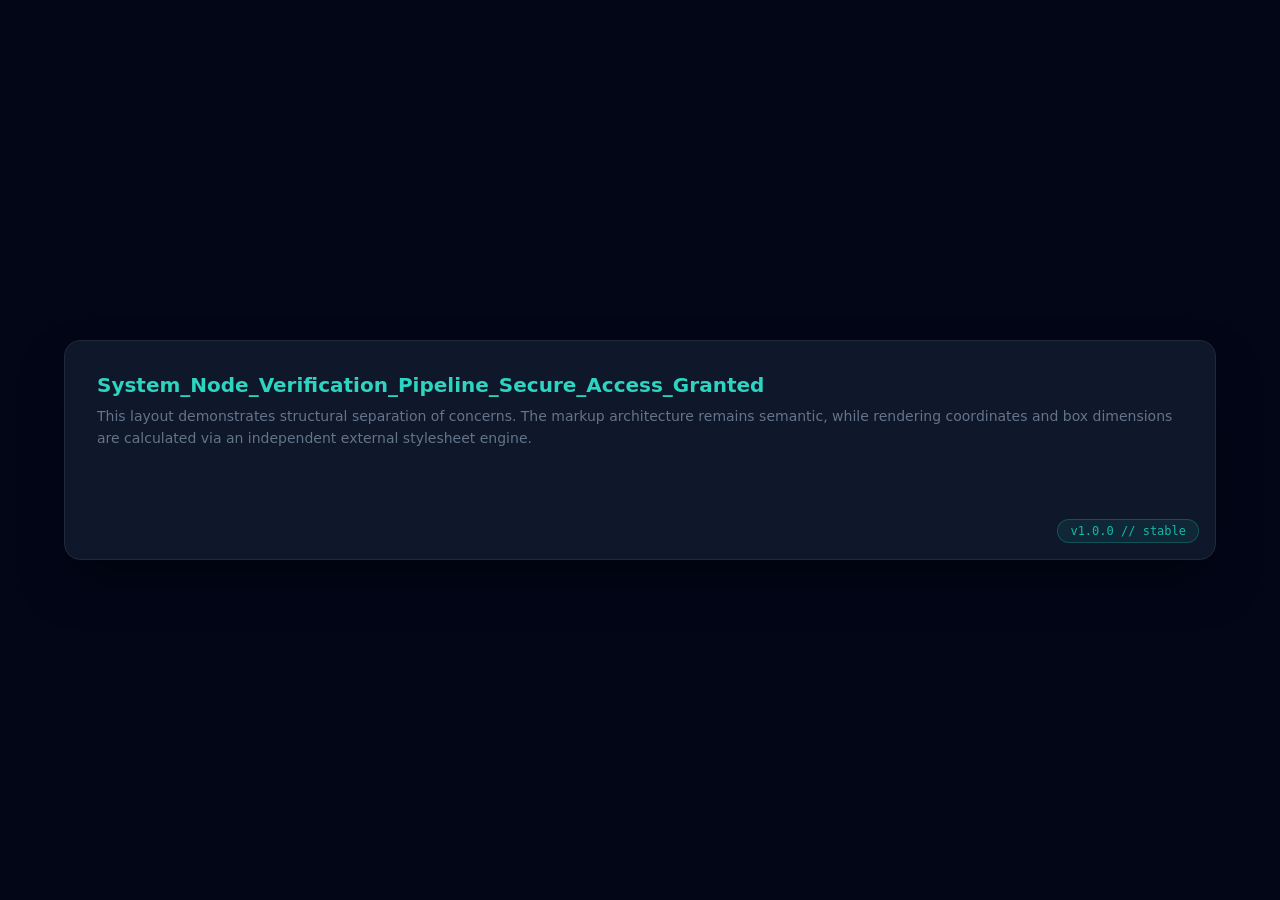
<file: MONTH-01 FOLDER/DAY-13/index.html>
<!DOCTYPE html>
<html lang="en">
<head>
    <meta charset="UTF-8">
    <meta name="viewport" content="width=device-width, initial-scale=1.0">
    <title>Pure CSS Core Engine Layout | Day 15</title>
    <link rel="stylesheet" href="master_layout.css">
</head>
<body>

    <main class="css-container">

        <article class="parent-card">
            
            <h2 class="text-overflow-handler">
                System_Node_Verification_Pipeline_Secure_Access_Granted
            </h2>
            
            <p style="color: #64748b; font-size: 0.875rem; line-height: 1.6;">
                This layout demonstrates structural separation of concerns. The markup architecture remains semantic, while rendering coordinates and box dimensions are calculated via an independent external stylesheet engine.
            </p>

            <span class="absolute-badge">
                v1.0.0 // stable
            </span>

        </article>

    </main>

</body>
</html>
</file>
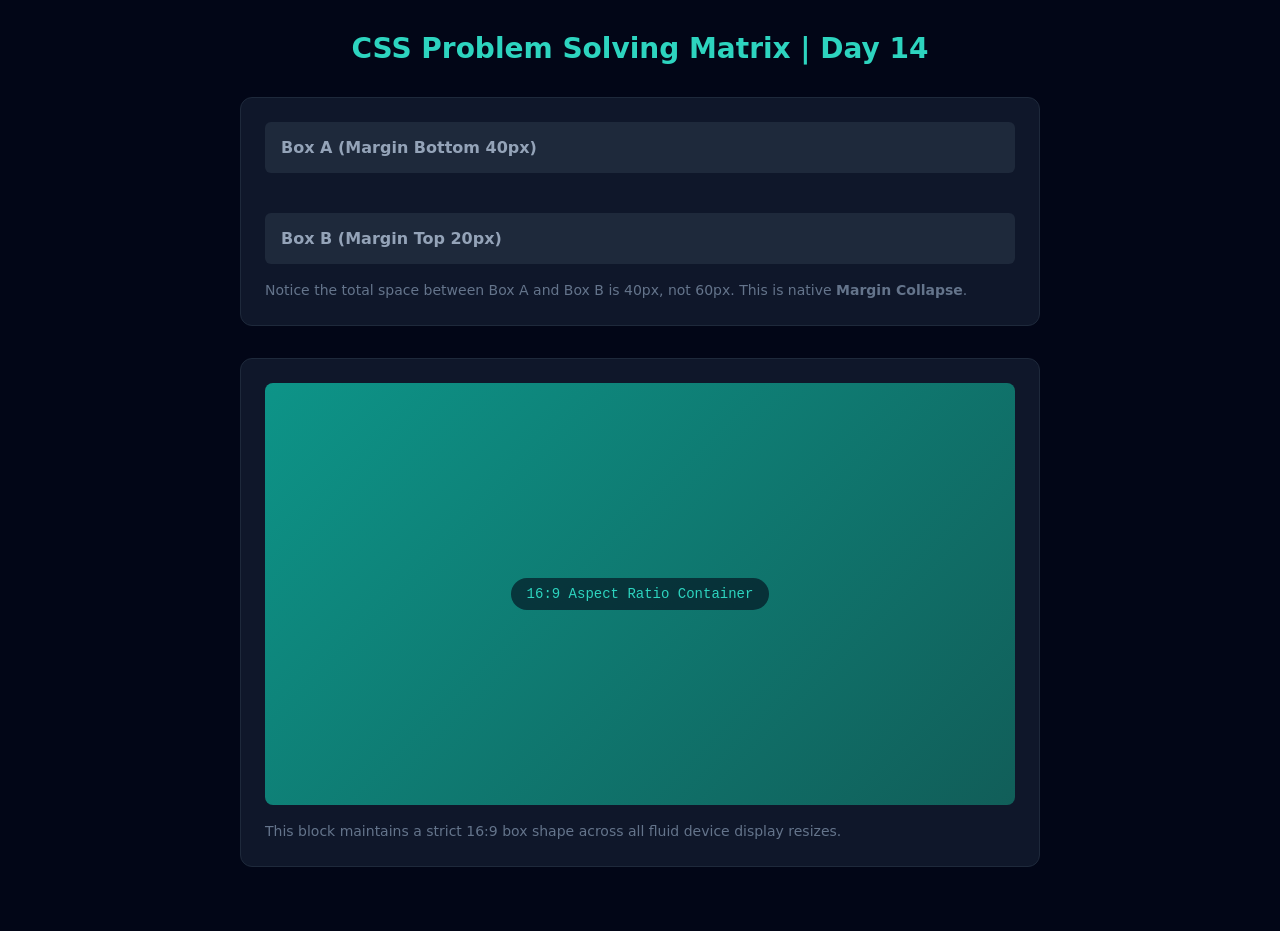
<file: MONTH-01 FOLDER/DAY-14/index.html>
<!DOCTYPE html>
<html lang="en">
<head>
    <meta charset="UTF-8">
    <meta name="viewport" content="width=device-width, initial-scale=1.0">
    <title>Day 14 | Advanced CSS Layout Solutions</title>
    <link rel="stylesheet" href="style.css">
</head>
<body>

    <main class="layout-container">
        <h1 class="main-title">CSS Problem Solving Matrix | Day 14</h1>

        <section class="card-container">
            <div class="collapsing-box margin-bottom-box">Box A (Margin Bottom 40px)</div>
            <div class="collapsing-box margin-top-box">Box B (Margin Top 20px)</div>
            <p class="explanation-text">
                Notice the total space between Box A and Box B is 40px, not 60px. This is native <strong>Margin Collapse</strong>.
            </p>
        </section>

        <section class="card-container">
            <div class="responsive-aspect-box">
                <span class="badge-text">16:9 Aspect Ratio Container</span>
            </div>
            <p class="explanation-text">
                This block maintains a strict 16:9 box shape across all fluid device display resizes.
            </p>
        </section>
    </main>

</body>
</html>
</file>
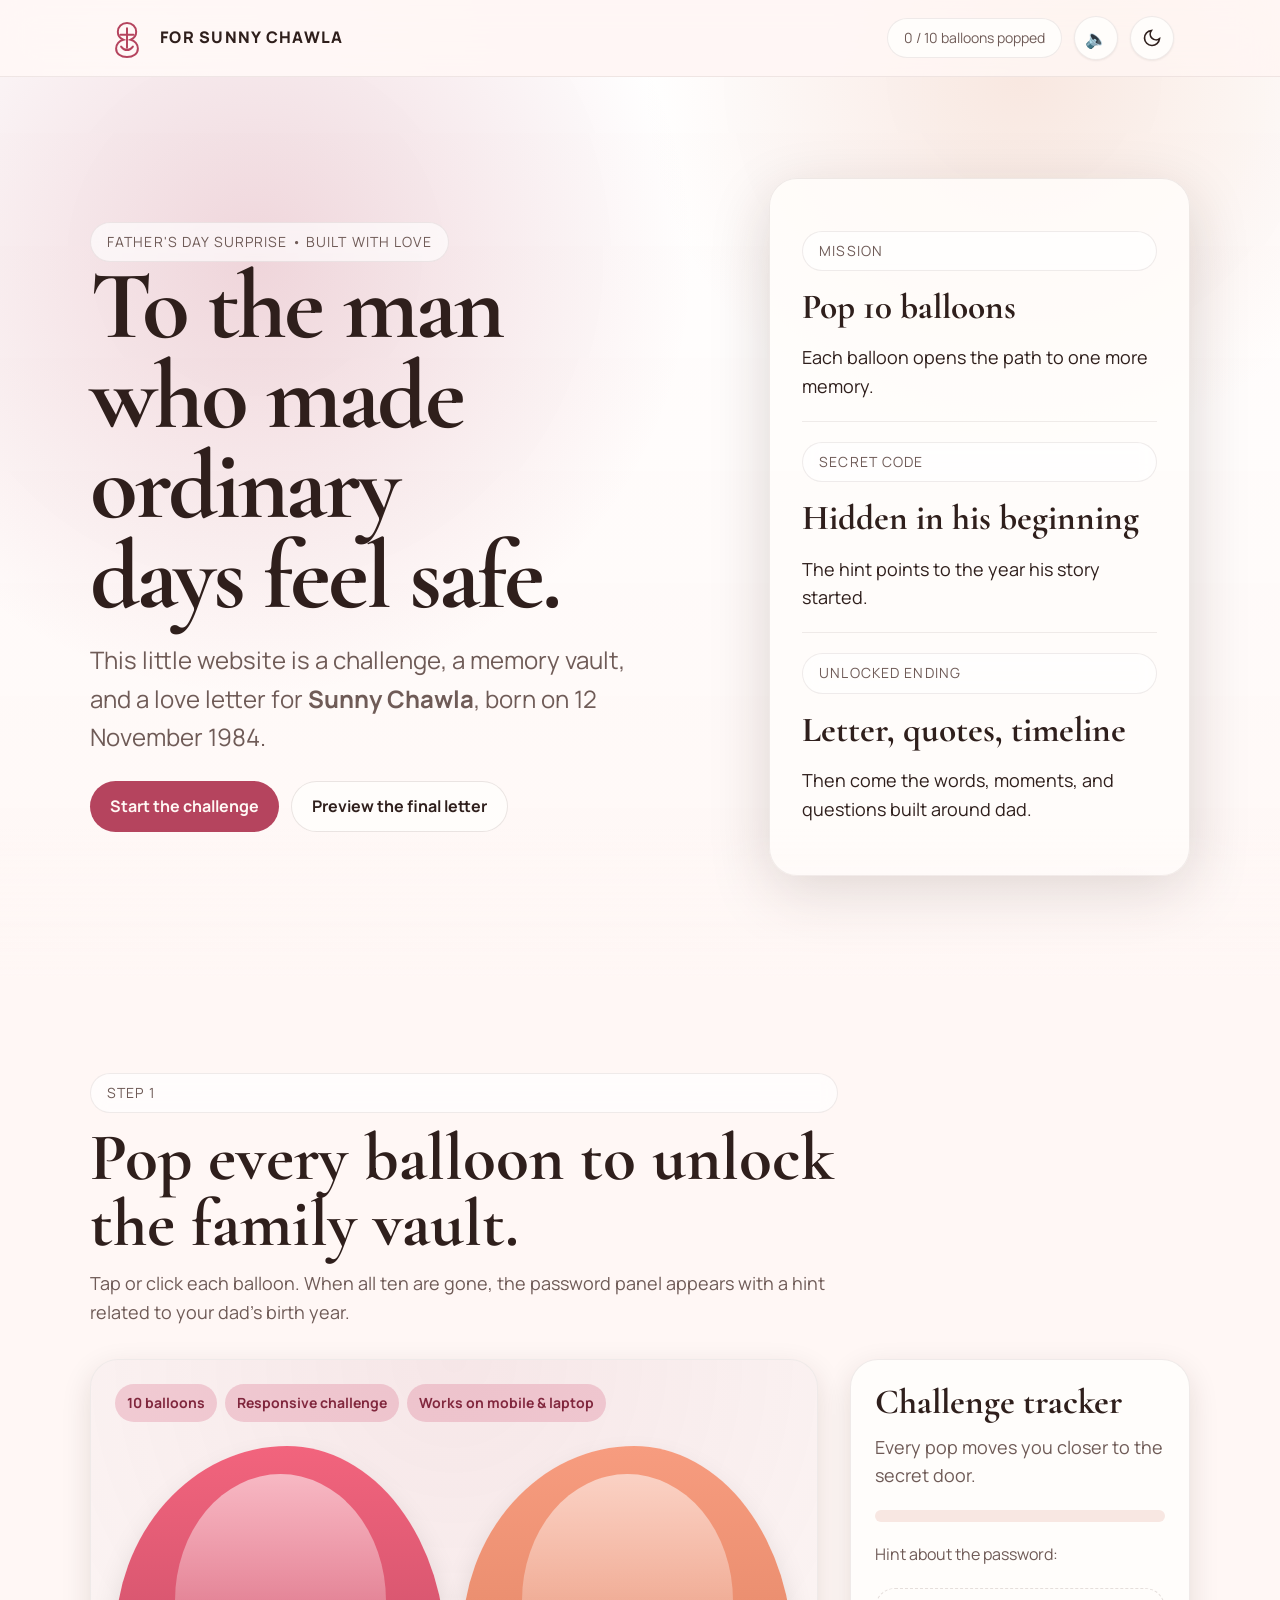
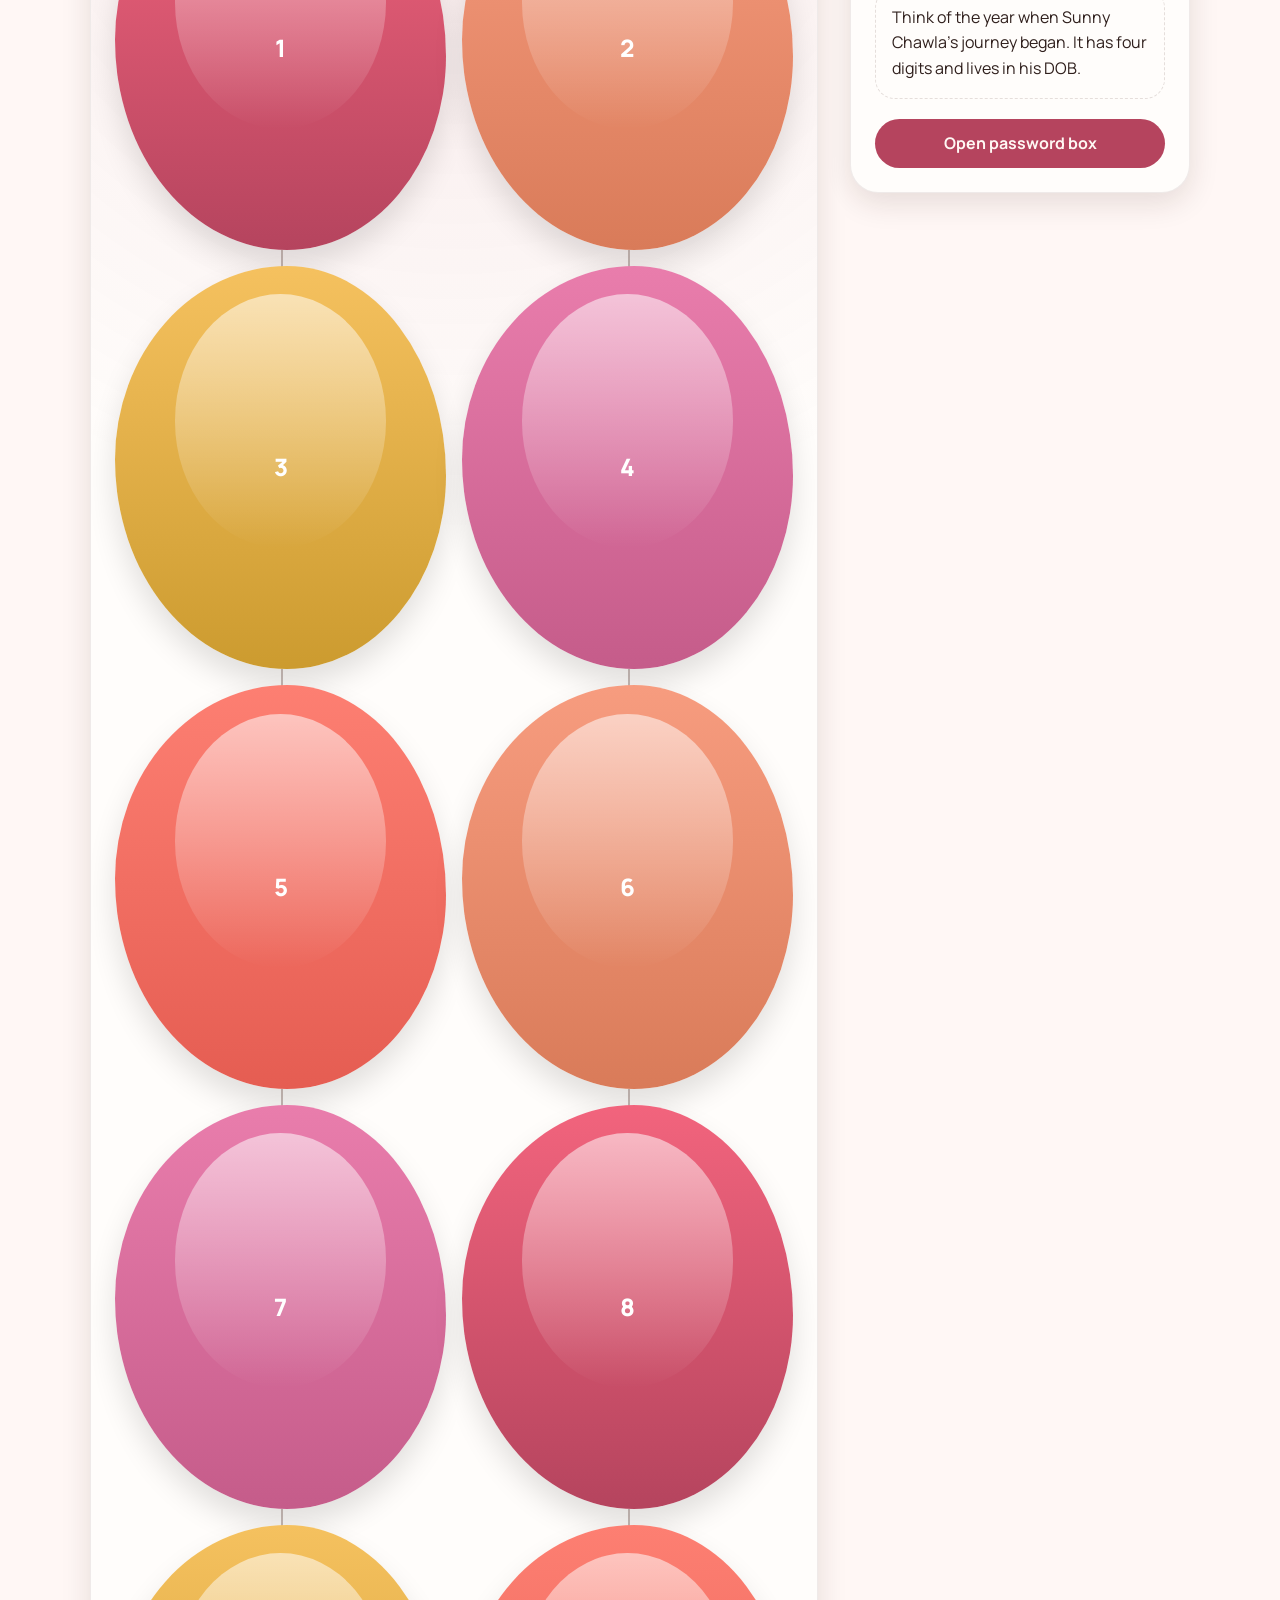
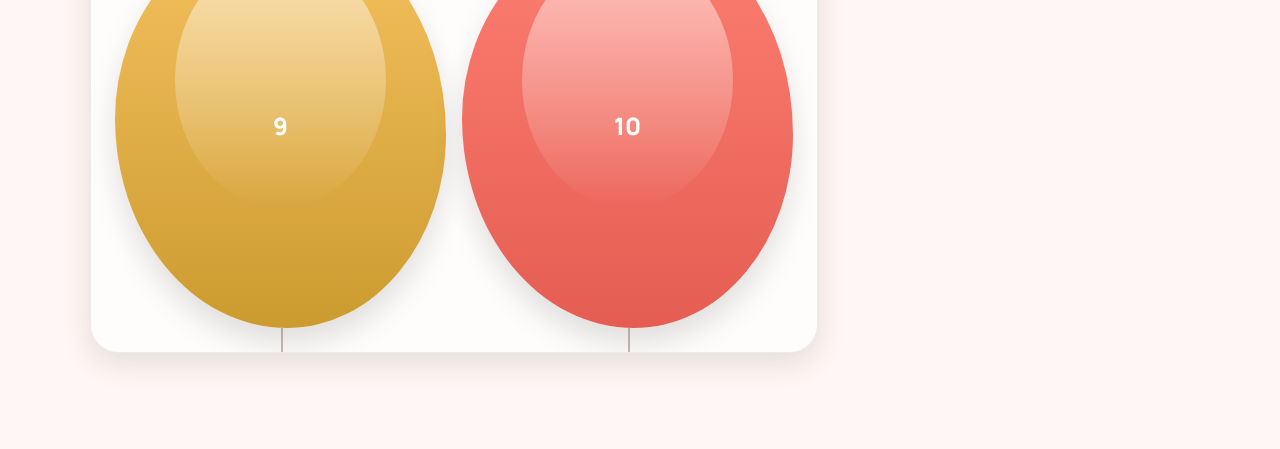
<file: MONTH-01 FOLDER/DAY-39/index.html>
<!DOCTYPE html>
<html lang="en" data-theme="light">
<head>
  <meta charset="UTF-8" />
  <meta name="viewport" content="width=device-width, initial-scale=1.0" />
  <meta name="description" content="A cinematic Father's Day tribute website for Sunny Chawla with a balloon challenge, password reveal, letter, timeline, and family memories." />
  <meta property="og:title" content="Father's Day for Sunny Chawla" />
  <meta property="og:description" content="Pop the balloons, unlock the memory, and celebrate Sunny Chawla." />
  <title>Father's Day for Sunny Chawla</title>
  <link rel="preconnect" href="https://fonts.googleapis.com">
  <link rel="preconnect" href="https://fonts.gstatic.com" crossorigin>
  <link href="https://fonts.googleapis.com/css2?family=Cormorant+Garamond:wght@500;600;700&family=Manrope:wght@400;500;600;700;800&display=swap" rel="stylesheet">
  <style>
    :root, [data-theme="light"] {
      --text-xs: clamp(0.75rem, 0.7rem + 0.25vw, 0.875rem);
      --text-sm: clamp(0.875rem, 0.8rem + 0.35vw, 1rem);
      --text-base: clamp(1rem, 0.95rem + 0.25vw, 1.125rem);
      --text-lg: clamp(1.125rem, 1rem + 0.75vw, 1.5rem);
      --text-xl: clamp(1.5rem, 1.2rem + 1.25vw, 2.25rem);
      --text-2xl: clamp(2rem, 1.2rem + 2.5vw, 3.5rem);
      --text-3xl: clamp(2.5rem, 1rem + 4vw, 5rem);
      --text-hero: clamp(3rem, 0.5rem + 7vw, 7rem);
      --space-1: 0.25rem; --space-2: 0.5rem; --space-3: 0.75rem; --space-4: 1rem; --space-5: 1.25rem; --space-6: 1.5rem; --space-8: 2rem; --space-10: 2.5rem; --space-12: 3rem; --space-16: 4rem; --space-20: 5rem; --space-24: 6rem;
      --color-bg: #fff7f5;
      --color-surface: #fffdfb;
      --color-surface-2: #fff2ef;
      --color-surface-offset: #f8e7e2;
      --color-surface-offset-2: #f1d8d0;
      --color-surface-dynamic: #ebc9c2;
      --color-divider: #e5cfc6;
      --color-border: #dcc0b7;
      --color-text: #2f1f1c;
      --color-text-muted: #6f5b57;
      --color-text-faint: #a18d88;
      --color-text-inverse: #fff8f4;
      --color-primary: #b5445e;
      --color-primary-hover: #97364d;
      --color-primary-active: #7b243a;
      --color-primary-highlight: #f5d4db;
      --color-secondary: #d97b59;
      --color-gold: #cc9b2f;
      --shadow-sm: 0 1px 2px rgba(53, 26, 20, 0.08);
      --shadow-md: 0 10px 30px rgba(53, 26, 20, 0.12);
      --shadow-lg: 0 20px 60px rgba(53, 26, 20, 0.18);
      --radius-sm: 0.375rem; --radius-md: 0.75rem; --radius-lg: 1.25rem; --radius-xl: 1.75rem; --radius-full: 9999px;
      --transition-interactive: 180ms cubic-bezier(0.16, 1, 0.3, 1);
      --font-display: 'Cormorant Garamond', Georgia, serif;
      --font-body: 'Manrope', system-ui, sans-serif;
      --content-default: 1100px;
      --content-narrow: 760px;
      --hero-glow: radial-gradient(circle at 20% 20%, rgba(181, 68, 94, 0.22), transparent 35%), radial-gradient(circle at 80% 0%, rgba(217, 123, 89, 0.18), transparent 28%), linear-gradient(180deg, rgba(255,255,255,0.95), rgba(255,247,245,0.98));
    }

    [data-theme="dark"] {
      --color-bg: #171113;
      --color-surface: #22181b;
      --color-surface-2: #2a1d21;
      --color-surface-offset: #2f2024;
      --color-surface-offset-2: #38262b;
      --color-surface-dynamic: #503038;
      --color-divider: #433136;
      --color-border: #5c444b;
      --color-text: #f6eae6;
      --color-text-muted: #d6bfba;
      --color-text-faint: #a68985;
      --color-text-inverse: #211417;
      --color-primary: #ec7892;
      --color-primary-hover: #ff96ac;
      --color-primary-active: #ffafc0;
      --color-primary-highlight: #4a2f37;
      --color-secondary: #f1a37f;
      --color-gold: #f6c967;
      --shadow-sm: 0 1px 2px rgba(0,0,0,0.2);
      --shadow-md: 0 10px 30px rgba(0,0,0,0.35);
      --shadow-lg: 0 20px 60px rgba(0,0,0,0.45);
      --hero-glow: radial-gradient(circle at 20% 20%, rgba(236, 120, 146, 0.18), transparent 35%), radial-gradient(circle at 80% 0%, rgba(241, 163, 127, 0.16), transparent 28%), linear-gradient(180deg, rgba(23,17,19,0.96), rgba(23,17,19,1));
    }

    *,:before,:after{box-sizing:border-box;margin:0;padding:0}
    html{-webkit-text-size-adjust:none;text-size-adjust:none;scroll-behavior:smooth}
    body{min-height:100dvh;font-family:var(--font-body);font-size:var(--text-base);line-height:1.6;background:var(--color-bg);color:var(--color-text);overflow-x:hidden}
    img,svg,canvas{display:block;max-width:100%}
    button,input,textarea{font:inherit;color:inherit}
    button{border:none;background:none;cursor:pointer}
    a{color:inherit;text-decoration:none}
    :focus-visible{outline:2px solid var(--color-primary);outline-offset:3px}
    .sr-only{position:absolute;width:1px;height:1px;padding:0;margin:-1px;overflow:hidden;clip:rect(0,0,0,0);white-space:nowrap;border:0}

    .skip-link{position:absolute;left:var(--space-4);top:-60px;background:var(--color-primary);color:var(--color-text-inverse);padding:var(--space-3) var(--space-4);border-radius:var(--radius-full);z-index:999}
    .skip-link:focus{top:var(--space-4)}

    .site-shell{position:relative;isolation:isolate}
    .site-shell::before{
      content:"";position:fixed;inset:0;background:
      radial-gradient(circle at 10% 10%, rgba(255,255,255,0.7), transparent 30%),
      radial-gradient(circle at 85% 12%, rgba(204,155,47,0.12), transparent 20%),
      linear-gradient(180deg, transparent, rgba(181,68,94,0.04));
      pointer-events:none;z-index:-1
    }

    .topbar{position:sticky;top:0;z-index:100;background:color-mix(in srgb, var(--color-bg) 78%, transparent);backdrop-filter:blur(18px);border-bottom:1px solid rgba(127,102,96,0.12)}
    .topbar-inner{max-width:var(--content-default);margin:auto;padding:var(--space-4);display:flex;align-items:center;justify-content:space-between;gap:var(--space-4)}
    .brand{display:flex;align-items:center;gap:var(--space-3);font-size:var(--text-sm);font-weight:800;letter-spacing:.08em;text-transform:uppercase}
    .brand svg{width:42px;height:42px;color:var(--color-primary)}
    .top-actions{display:flex;align-items:center;gap:var(--space-3)}
    .icon-btn,.sound-btn{min-width:44px;min-height:44px;display:grid;place-items:center;border-radius:var(--radius-full);background:var(--color-surface);box-shadow:var(--shadow-sm);border:1px solid rgba(127,102,96,0.12);transition:transform var(--transition-interactive), background var(--transition-interactive), box-shadow var(--transition-interactive)}
    .icon-btn:hover,.sound-btn:hover{transform:translateY(-1px);box-shadow:var(--shadow-md)}
    .progress-pill{padding:var(--space-2) var(--space-4);border-radius:var(--radius-full);background:var(--color-surface);border:1px solid rgba(127,102,96,0.12);font-size:var(--text-xs);color:var(--color-text-muted)}

    main{display:block}
    .section{padding:clamp(var(--space-12), 8vw, var(--space-24)) var(--space-4)}
    .container{max-width:var(--content-default);margin:auto}
    .narrow{max-width:var(--content-narrow)}

    .hero{min-height:100dvh;display:grid;place-items:center;background:var(--hero-glow);position:relative;overflow:hidden}
    .hero::after{content:"";position:absolute;inset:auto 0 -8%;height:220px;background:linear-gradient(180deg, transparent, var(--color-bg));pointer-events:none}
    .hero-grid{display:grid;grid-template-columns:1.2fr .8fr;gap:var(--space-12);align-items:center}
    .eyebrow{display:inline-flex;align-items:center;gap:var(--space-2);padding:var(--space-2) var(--space-4);border-radius:var(--radius-full);background:rgba(255,255,255,0.65);border:1px solid rgba(127,102,96,0.12);font-size:var(--text-xs);letter-spacing:.08em;text-transform:uppercase;color:var(--color-text-muted);backdrop-filter:blur(8px)}
    .hero h1{font-family:var(--font-display);font-size:var(--text-hero);line-height:.92;letter-spacing:-.03em;max-width:10ch}
    .hero p{font-size:var(--text-lg);max-width:36ch;color:var(--color-text-muted);margin-top:var(--space-5)}
    .hero-card{padding:var(--space-8);background:color-mix(in srgb, var(--color-surface) 82%, transparent);border:1px solid rgba(127,102,96,0.12);border-radius:var(--radius-xl);box-shadow:var(--shadow-lg);position:relative;overflow:hidden}
    .hero-card::before{content:"";position:absolute;inset:auto -10% -30% auto;width:220px;height:220px;background:radial-gradient(circle, rgba(181,68,94,0.18), transparent 70%)}
    .hero-stat{display:grid;gap:var(--space-2);padding:var(--space-5) 0;border-bottom:1px solid rgba(127,102,96,0.12)}
    .hero-stat:last-child{border-bottom:0}
    .hero-stat strong{font-size:var(--text-xl);font-family:var(--font-display);font-weight:700}
    .cta-row{display:flex;flex-wrap:wrap;gap:var(--space-3);margin-top:var(--space-6)}
    .btn{min-height:48px;padding:var(--space-3) var(--space-5);border-radius:var(--radius-full);display:inline-flex;align-items:center;justify-content:center;gap:var(--space-2);font-size:var(--text-sm);font-weight:700;transition:transform var(--transition-interactive),box-shadow var(--transition-interactive),background var(--transition-interactive),color var(--transition-interactive)}
    .btn:hover{transform:translateY(-2px);box-shadow:var(--shadow-md)}
    .btn:active{transform:translateY(0)}
    .btn-primary{background:var(--color-primary);color:var(--color-text-inverse)}
    .btn-secondary{background:var(--color-surface);border:1px solid rgba(127,102,96,0.16)}

    .challenge-wrap{display:grid;gap:var(--space-8)}
    .section-head{display:grid;gap:var(--space-3);max-width:68ch}
    .section-head h2{font-family:var(--font-display);font-size:var(--text-3xl);line-height:.98}
    .section-head p{color:var(--color-text-muted)}

    .challenge-board{display:grid;grid-template-columns:1fr 340px;gap:var(--space-8);align-items:start}
    .balloon-panel,.side-card,.letter-stage,.timeline-card,.quiz-card,.quote-card,.memory-card,.gift-card{background:var(--color-surface);border:1px solid rgba(127,102,96,0.12);border-radius:var(--radius-xl);box-shadow:var(--shadow-md)}
    .balloon-panel{padding:var(--space-6);position:relative;overflow:hidden}
    .balloon-panel::before{content:"";position:absolute;inset:0;background:radial-gradient(circle at top, rgba(181,68,94,0.12), transparent 35%);pointer-events:none}
    .balloon-grid{display:grid;grid-template-columns:repeat(5,minmax(70px,1fr));gap:var(--space-4);margin-top:var(--space-6)}
    .balloon{position:relative;aspect-ratio:0.82/1;min-height:120px;border-radius:52% 48% 48% 52% / 48% 52% 48% 52%;display:grid;place-items:center;color:#fff;font-weight:800;font-size:var(--text-lg);box-shadow:0 16px 30px rgba(0,0,0,.12);transition:transform .25s cubic-bezier(0.16,1,0.3,1), filter .25s cubic-bezier(0.16,1,0.3,1)}
    .balloon::before{content:"";position:absolute;inset:7% 18% 30% 18%;border-radius:50%;background:linear-gradient(180deg, rgba(255,255,255,.55), transparent)}
    .balloon::after{content:"";position:absolute;left:50%;bottom:-26px;width:2px;height:26px;background:rgba(127,102,96,.45)}
    .balloon:hover{transform:translateY(-4px) scale(1.03)}
    .balloon.pop{animation:popOut .6s cubic-bezier(.2,.8,.2,1) forwards;pointer-events:none;filter:saturate(0.5)}
    .balloon[data-color="1"]{background:linear-gradient(180deg,#f2647d,#b5445e)}
    .balloon[data-color="2"]{background:linear-gradient(180deg,#f79c7f,#d97b59)}
    .balloon[data-color="3"]{background:linear-gradient(180deg,#f5c15f,#cc9b2f)}
    .balloon[data-color="4"]{background:linear-gradient(180deg,#e97dac,#c55c8a)}
    .balloon[data-color="5"]{background:linear-gradient(180deg,#fd7f72,#e55d52)}

    .side-card{padding:var(--space-6);display:grid;gap:var(--space-5)}
    .meter{height:12px;border-radius:var(--radius-full);background:var(--color-surface-offset);overflow:hidden}
    .meter span{display:block;height:100%;width:0;background:linear-gradient(90deg,var(--color-primary),var(--color-secondary));border-radius:inherit;transition:width .45s cubic-bezier(0.16,1,0.3,1)}
    .chip-row{display:flex;flex-wrap:wrap;gap:var(--space-2)}
    .chip{padding:var(--space-2) var(--space-3);border-radius:var(--radius-full);background:var(--color-primary-highlight);color:var(--color-primary-active);font-size:var(--text-xs);font-weight:700}

    .password-overlay,.letter-overlay{position:fixed;inset:0;padding:var(--space-4);display:grid;place-items:center;background:rgba(20,10,12,.55);backdrop-filter:blur(12px);z-index:130;opacity:0;pointer-events:none;transition:opacity .35s cubic-bezier(0.16,1,0.3,1)}
    .password-overlay.show,.letter-overlay.show{opacity:1;pointer-events:auto}
    .password-card,.letter-book{width:min(100%,760px);background:var(--color-surface);border:1px solid rgba(127,102,96,0.12);border-radius:var(--radius-xl);box-shadow:var(--shadow-lg);transform:scale(.92) translateY(18px);transition:transform .45s cubic-bezier(0.16,1,0.3,1);overflow:hidden}
    .password-overlay.show .password-card,.letter-overlay.show .letter-book{transform:scale(1) translateY(0)}
    .password-card{display:grid;grid-template-columns:1.1fr .9fr}
    .password-copy,.password-form{padding:clamp(var(--space-6),4vw,var(--space-10))}
    .password-copy{background:linear-gradient(180deg, color-mix(in srgb, var(--color-primary-highlight) 62%, transparent), transparent)}
    .password-copy h3,.letter-book h3{font-family:var(--font-display);font-size:var(--text-2xl);line-height:1}
    .password-copy p,.password-form p{color:var(--color-text-muted);margin-top:var(--space-4)}
    .hint-box{margin-top:var(--space-5);padding:var(--space-4);border-radius:var(--radius-lg);background:var(--color-surface);border:1px dashed rgba(127,102,96,0.2);font-size:var(--text-sm)}
    .password-form form{display:grid;gap:var(--space-4);margin-top:var(--space-5)}
    .password-form input{width:100%;padding:var(--space-4);border-radius:var(--radius-lg);border:1px solid rgba(127,102,96,0.18);background:var(--color-surface-2);min-height:52px}
    .form-message{min-height:1.5em;font-size:var(--text-sm);color:var(--color-primary)}

    .letter-book{padding:clamp(var(--space-6),4vw,var(--space-10));max-height:min(88dvh,1000px);overflow:auto;position:relative}
    .letter-book::before{content:"";position:absolute;inset:0;background:linear-gradient(135deg, rgba(181,68,94,.08), transparent 30%, rgba(217,123,89,.08) 100%);pointer-events:none}
    .letter-stage{padding:var(--space-8);background:linear-gradient(180deg, color-mix(in srgb, var(--color-surface-2) 75%, transparent), color-mix(in srgb, var(--color-surface) 88%, transparent));position:relative;overflow:hidden}
    .letter-paper{position:relative;background:linear-gradient(180deg, #fffefa, #fff8f3);color:#402824;border-radius:var(--radius-lg);padding:clamp(var(--space-6),4vw,var(--space-10));box-shadow:0 20px 50px rgba(77,40,28,.18);transform-origin:top center}
    [data-theme="dark"] .letter-paper{background:linear-gradient(180deg, #fff9f2, #fff2e6)}
    .letter-paper p + p{margin-top:var(--space-4)}
    .letter-paper h3{margin-bottom:var(--space-5)}
    .script-sign{margin-top:var(--space-6);font-family:var(--font-display);font-size:var(--text-xl)}
    .audio-note{display:flex;align-items:center;gap:var(--space-3);margin-top:var(--space-5);font-size:var(--text-sm);color:var(--color-text-muted)}

    .quotes-grid,.memory-grid,.timeline-grid,.quiz-grid,.gifts-grid{display:grid;gap:var(--space-5)}
    .quotes-grid{grid-template-columns:repeat(3,1fr)}
    .quote-card,.memory-card,.timeline-card,.quiz-card,.wish-card{padding:var(--space-6)}
    .quote-card{position:relative;overflow:hidden;transform-style:preserve-3d;transition:transform .22s cubic-bezier(0.16,1,0.3,1),box-shadow .22s cubic-bezier(0.16,1,0.3,1),border-color .22s cubic-bezier(0.16,1,0.3,1)}
    .quote-card::before{content:"";position:absolute;inset:-30%;background:radial-gradient(circle at var(--mx,50%) var(--my,50%), rgba(181,68,94,.24), transparent 30%);opacity:0;transition:opacity .25s ease;pointer-events:none}
    .quote-card:hover{box-shadow:var(--shadow-lg);border-color:rgba(181,68,94,.28)}
    .quote-card:hover::before{opacity:1}
    .quote-card p:first-child{font-family:var(--font-display);font-size:var(--text-xl);line-height:1.05;color:var(--color-primary)}
    .quote-card p:last-child,.memory-card p,.timeline-card p,.quiz-card p,.wish-card p{color:var(--color-text-muted);margin-top:var(--space-3)}
    .quote-orb{position:absolute;width:110px;height:110px;border-radius:50%;background:radial-gradient(circle, rgba(255,255,255,.9), rgba(181,68,94,.15) 35%, transparent 70%);filter:blur(2px);mix-blend-mode:screen;pointer-events:none;transform:translate(-50%,-50%) scale(.6);opacity:0;transition:opacity .24s ease, transform .24s ease}
    .quote-card:hover .quote-orb{opacity:.95;transform:translate(-50%,-50%) scale(1)}

    .timeline-grid{grid-template-columns:repeat(3,1fr)}
    .timeline-card{position:relative;overflow:hidden}
    .timeline-card::before{content:"";position:absolute;inset:0 auto 0 0;width:4px;background:linear-gradient(180deg,var(--color-primary),var(--color-secondary))}
    .timeline-year{font-size:var(--text-xs);letter-spacing:.12em;text-transform:uppercase;color:var(--color-primary);font-weight:800}
    .timeline-title{font-family:var(--font-display);font-size:var(--text-xl);line-height:1.02;margin-top:var(--space-3)}

    .memory-grid{grid-template-columns:1.2fr .8fr .8fr}
    .memory-card.big{background:linear-gradient(135deg, color-mix(in srgb, var(--color-primary-highlight) 46%, transparent), color-mix(in srgb, var(--color-surface) 95%, transparent))}

    .gifts-grid{grid-template-columns:repeat(3,1fr)}
    .gift-card{padding:var(--space-6);position:relative;overflow:hidden;min-height:320px;display:flex;flex-direction:column;justify-content:space-between;background:linear-gradient(180deg, color-mix(in srgb, var(--color-surface) 88%, transparent), color-mix(in srgb, var(--color-primary-highlight) 24%, transparent));transition:transform .22s cubic-bezier(0.16,1,0.3,1), box-shadow .22s cubic-bezier(0.16,1,0.3,1), border-color .22s cubic-bezier(0.16,1,0.3,1)}
    .gift-card::before{content:"";position:absolute;inset:auto -12% -16% auto;width:180px;height:180px;border-radius:50%;background:radial-gradient(circle, rgba(181,68,94,.16), transparent 70%)}
    .gift-card:hover{transform:translateY(-4px);box-shadow:var(--shadow-lg);border-color:rgba(181,68,94,.22)}
    .gift-open{margin-top:var(--space-5);align-self:flex-start}
    .gift-card .gift-open{position:relative;z-index:2}
    .gift-top{display:flex;align-items:flex-start;justify-content:space-between;gap:var(--space-4)}
    .gift-badge{padding:var(--space-2) var(--space-3);border-radius:var(--radius-full);background:var(--color-primary-highlight);color:var(--color-primary-active);font-size:var(--text-xs);font-weight:800;letter-spacing:.08em;text-transform:uppercase}
    .gift-visual{position:relative;display:grid;place-items:center;min-height:170px}
    .gift-art{width:min(180px,70%);aspect-ratio:1/1;position:relative;animation:giftFloat 3.8s ease-in-out infinite}
    .gift-card:nth-child(2) .gift-art{animation-delay:.6s}
    .gift-card:nth-child(3) .gift-art{animation-delay:1.1s}
    .gift-car,.gift-bike,.gift-love{position:absolute;inset:0}
    .gift-title{font-family:var(--font-display);font-size:var(--text-2xl);line-height:1.02;margin-top:var(--space-3)}
    .gift-card p{color:var(--color-text-muted);margin-top:var(--space-3)}
    .quiz-grid{grid-template-columns:repeat(2,1fr)}
    .quiz-card{position:relative;overflow:hidden}
    .quiz-card h3{font-family:var(--font-display);font-size:var(--text-xl);line-height:1.04;margin-top:var(--space-3)}
    .options{display:grid;gap:var(--space-3);margin-top:var(--space-5)}
    .option-btn{width:100%;text-align:left;padding:var(--space-4) var(--space-5);border-radius:var(--radius-lg);background:var(--color-surface-2);border:1px solid rgba(127,102,96,0.14);min-height:52px;font-weight:700;transition:transform .2s cubic-bezier(0.16,1,0.3,1), background .2s cubic-bezier(0.16,1,0.3,1), border-color .2s cubic-bezier(0.16,1,0.3,1), box-shadow .2s cubic-bezier(0.16,1,0.3,1)}
    .option-btn:hover{transform:translateY(-2px);box-shadow:var(--shadow-sm)}
    .option-btn.correct{background:color-mix(in srgb, var(--color-primary-highlight) 60%, var(--color-surface));border-color:rgba(76,160,97,.55);animation:correctPulse .65s ease}
    .option-btn.wrong{background:color-mix(in srgb, #ffd8dd 70%, var(--color-surface));border-color:rgba(205,80,105,.5);animation:wrongShake .45s ease}
    [data-theme="dark"] .option-btn.wrong{background:color-mix(in srgb, #5d2530 72%, var(--color-surface))}
    .quiz-feedback{min-height:1.5em;margin-top:var(--space-4);font-size:var(--text-sm);font-weight:700;color:var(--color-text-muted)}
    .quiz-feedback.good{color:#3f8f54}
    .quiz-feedback.bad{color:#c44763}
    .gift-overlay{position:fixed;inset:0;padding:var(--space-4);display:grid;place-items:center;background:rgba(20,10,12,.58);backdrop-filter:blur(12px);z-index:145;opacity:0;pointer-events:none;transition:opacity .35s cubic-bezier(0.16,1,0.3,1)}
    .gift-overlay.show{opacity:1;pointer-events:auto}
    .gift-dialog{width:min(100%,760px);background:var(--color-surface);border:1px solid rgba(127,102,96,0.12);border-radius:var(--radius-xl);box-shadow:var(--shadow-lg);overflow:hidden;transform:scale(.92) translateY(18px);transition:transform .42s cubic-bezier(0.16,1,0.3,1)}
    .gift-overlay.show .gift-dialog{transform:scale(1) translateY(0)}
    .gift-dialog-top{padding:clamp(var(--space-6),4vw,var(--space-10));background:linear-gradient(180deg, color-mix(in srgb, var(--color-primary-highlight) 62%, transparent), transparent)}
    .gift-dialog-top h3{font-family:var(--font-display);font-size:var(--text-2xl);line-height:1.02;margin-top:var(--space-3)}
    .gift-dialog-body{padding:0 clamp(var(--space-6),4vw,var(--space-10)) clamp(var(--space-6),4vw,var(--space-10));display:grid;gap:var(--space-5)}
    .gift-message-card{padding:var(--space-6);border-radius:var(--radius-lg);background:linear-gradient(180deg, color-mix(in srgb, var(--color-surface-2) 85%, transparent), color-mix(in srgb, var(--color-surface) 95%, transparent));border:1px solid rgba(127,102,96,0.12);box-shadow:var(--shadow-sm);transform-origin:top center}
    .gift-message-card.open{animation:paperOpen .9s cubic-bezier(0.16,1,0.3,1) both}
    .gift-message-card p + p{margin-top:var(--space-4)}
    .gift-dialog-actions{display:flex;flex-wrap:wrap;gap:var(--space-3)}
    .wishes-grid{display:grid;grid-template-columns:repeat(3,1fr);gap:var(--space-5)}
    .wish-card{background:linear-gradient(180deg, color-mix(in srgb, var(--color-surface) 92%, transparent), color-mix(in srgb, var(--color-primary-highlight) 28%, transparent));border:1px solid rgba(127,102,96,0.12);border-radius:var(--radius-xl);box-shadow:var(--shadow-md);position:relative;overflow:hidden}
    .wish-card::after{content:"";position:absolute;inset:auto -20px -20px auto;width:120px;height:120px;border-radius:50%;background:radial-gradient(circle, rgba(181,68,94,.14), transparent 70%)}
    .wish-from{font-size:var(--text-xs);letter-spacing:.12em;text-transform:uppercase;color:var(--color-primary);font-weight:800}
    .wish-card h3{font-family:var(--font-display);font-size:var(--text-xl);line-height:1.02;margin-top:var(--space-3)}

    .footer-note{padding:var(--space-12) var(--space-4) var(--space-16);text-align:center;color:var(--color-text-muted)}

    .confetti{position:fixed;inset:0;pointer-events:none;overflow:hidden;z-index:140}
    .confetti-piece{position:absolute;top:-20px;width:12px;height:18px;border-radius:4px;animation:fall 2.8s linear forwards}

    .fade-in{opacity:0;transform:translateY(18px);transition:opacity .7s cubic-bezier(0.16,1,0.3,1), transform .7s cubic-bezier(0.16,1,0.3,1)}
    .fade-in.in-view{opacity:1;transform:none}

    .floating-hearts{position:absolute;inset:0;pointer-events:none;overflow:hidden}
    .heart{position:absolute;font-size:18px;opacity:0;animation:floatHeart 6s linear infinite}

    @keyframes popOut{
      0%{transform:scale(1);opacity:1}
      35%{transform:scale(1.15)}
      100%{transform:scale(1.8);opacity:0}
    }
    @keyframes pulseGlow{0%,100%{box-shadow:0 0 0 0 rgba(181,68,94,.22)}50%{box-shadow:0 0 0 18px rgba(181,68,94,0)}}
    @keyframes fall{to{transform:translateY(110dvh) rotate(540deg);opacity:.92}}
    @keyframes floatHeart{0%{transform:translateY(40px) scale(.7);opacity:0}15%{opacity:.65}100%{transform:translateY(-180px) scale(1.1);opacity:0}}
    @keyframes paperOpen{0%{transform:rotateX(-88deg) translateY(-24px);opacity:0}100%{transform:rotateX(0) translateY(0);opacity:1}}
    @keyframes giftFloat{0%,100%{transform:translateY(0) rotate(0deg)}50%{transform:translateY(-10px) rotate(1.5deg)}}
    @keyframes correctPulse{0%{transform:scale(1)}40%{transform:scale(1.03)}100%{transform:scale(1)}}
    @keyframes wrongShake{0%,100%{transform:translateX(0)}25%{transform:translateX(-7px)}50%{transform:translateX(7px)}75%{transform:translateX(-4px)}}

    .locked{display:none}
    .locked.show{display:block}
    .letter-paper.open{animation:paperOpen 1s cubic-bezier(0.16,1,0.3,1) both}
    .celebrate{animation:pulseGlow 1.4s ease-out 1}

    @media (max-width: 1024px){
      .hero-grid,.challenge-board,.memory-grid{grid-template-columns:1fr}
      .password-card{grid-template-columns:1fr}
      .quotes-grid,.timeline-grid,.quiz-grid,.wishes-grid,.gifts-grid{grid-template-columns:repeat(2,1fr)}
    }
    @media (max-width: 720px){
      .hero{min-height:auto;padding-top:88px}
      .hero h1{max-width:12ch}
      .balloon-grid{grid-template-columns:repeat(2,minmax(110px,1fr))}
      .quotes-grid,.timeline-grid,.quiz-grid,.wishes-grid,.gifts-grid{grid-template-columns:1fr}
      .topbar-inner{padding:var(--space-3) var(--space-4)}
      .cta-row{flex-direction:column;align-items:flex-start}
      .btn{width:100%}
      .hero-card{padding:var(--space-6)}
    }
    @media (hover:none){
      .btn:hover,.icon-btn:hover,.sound-btn:hover,.balloon:hover{transform:none;box-shadow:inherit}
    }
    @media (prefers-reduced-motion: reduce){
      *,*:before,*:after{animation-duration:.01ms !important;animation-iteration-count:1 !important;transition-duration:.01ms !important;scroll-behavior:auto !important}
      .fade-in{opacity:1;transform:none}
    }
    .balloon-grid {
  display: grid !important;
  grid-template-columns: repeat(2, minmax(0, 1fr));
  gap: 1rem;
}

.balloon {
  display: grid !important;
  opacity: 1 !important;
  visibility: visible !important;
  min-height: 110px;
}

.loading-screen.hidden {
  opacity: 0;
  visibility: hidden;
  pointer-events: none;
}
@media (max-width: 640px) {
  .balloon-grid {
    grid-template-columns: repeat(2, minmax(0, 1fr)) !important;
  }

  .balloon {
    min-height: 96px;
    font-size: 0.95rem;
  }
}

  </style>
</head>
<body>
  <a class="skip-link" href="#main-content">Skip to content</a>
  <div class="site-shell">
    <header class="topbar">
      <div class="topbar-inner">
        <div class="brand" aria-label="Father's Day tribute brand">
          <svg viewBox="0 0 64 64" fill="none" xmlns="http://www.w3.org/2000/svg" aria-hidden="true">
            <path d="M32 9c8 0 14 5.8 14 13.4 0 5.5-3.3 10-8.4 12.2 6.2 1.4 11 6.8 11 13.3C48.6 56 41.5 61 32 61S15.4 56 15.4 47.9c0-6.5 4.8-11.9 11-13.3C21.3 32.4 18 28 18 22.4 18 14.8 24 9 32 9Z" stroke="currentColor" stroke-width="3"/>
            <path d="M32 17v30M22 27h20M23 45c2.8 3.6 5.8 5.4 9 5.4s6.2-1.8 9-5.4" stroke="currentColor" stroke-width="3" stroke-linecap="round"/>
          </svg>
          <span>For Sunny Chawla</span>
        </div>
        <div class="top-actions">
          <div class="progress-pill" id="progressText">0 / 10 balloons popped</div>
          <button class="sound-btn" id="soundToggle" type="button" aria-label="Toggle background music">🔈</button>
          <button class="icon-btn" type="button" data-theme-toggle aria-label="Switch theme">
            <svg width="20" height="20" viewBox="0 0 24 24" fill="none" stroke="currentColor" stroke-width="2"><path d="M21 12.79A9 9 0 1 1 11.21 3 7 7 0 0 0 21 12.79z"/></svg>
          </button>
        </div>
      </div>
    </header>

    <main id="main-content">
      <section class="hero section">
        <div class="container hero-grid">
          <div class="fade-in in-view">
            <span class="eyebrow">Father's Day surprise • Built with love</span>
            <h1>To the man who made ordinary days feel safe.</h1>
            <p>This little website is a challenge, a memory vault, and a love letter for <strong>Sunny Chawla</strong>, born on 12 November 1984.</p>
            <div class="cta-row">
              <a class="btn btn-primary" href="#challenge">Start the challenge</a>
              <button class="btn btn-secondary" type="button" id="jumpLetter">Preview the final letter</button>
            </div>
          </div>
          <aside class="hero-card fade-in in-view" aria-label="Tribute overview">
            <div class="hero-stat">
              <span class="eyebrow">Mission</span>
              <strong>Pop 10 balloons</strong>
              <span>Each balloon opens the path to one more memory.</span>
            </div>
            <div class="hero-stat">
              <span class="eyebrow">Secret code</span>
              <strong>Hidden in his beginning</strong>
              <span>The hint points to the year his story started.</span>
            </div>
            <div class="hero-stat">
              <span class="eyebrow">Unlocked ending</span>
              <strong>Letter, quotes, timeline</strong>
              <span>Then come the words, moments, and questions built around dad.</span>
            </div>
          </aside>
        </div>
        <div class="floating-hearts" aria-hidden="true">
          <span class="heart" style="left:9%;bottom:8%;animation-delay:0s;">❤</span>
          <span class="heart" style="left:24%;bottom:4%;animation-delay:1.4s;">❤</span>
          <span class="heart" style="left:78%;bottom:10%;animation-delay:2.7s;">❤</span>
          <span class="heart" style="left:90%;bottom:6%;animation-delay:3.6s;">❤</span>
        </div>
      </section>

      <section class="section" id="challenge">
        <div class="container challenge-wrap">
          <div class="section-head fade-in">
            <span class="eyebrow">Step 1</span>
            <h2>Pop every balloon to unlock the family vault.</h2>
            <p>Tap or click each balloon. When all ten are gone, the password panel appears with a hint related to your dad's birth year.</p>
          </div>
          <div class="challenge-board">
            <div class="balloon-panel fade-in">
              <div class="chip-row" aria-label="Challenge details">
                <span class="chip">10 balloons</span>
                <span class="chip">Responsive challenge</span>
                <span class="chip">Works on mobile & laptop</span>
              </div>
              <div class="balloon-grid" id="balloonGrid" aria-label="Balloon challenge area"></div>
            </div>
            <aside class="side-card fade-in">
              <div>
                <h3 style="font-family:var(--font-display);font-size:var(--text-xl);line-height:1.05;">Challenge tracker</h3>
                <p style="margin-top:var(--space-3);color:var(--color-text-muted);">Every pop moves you closer to the secret door.</p>
              </div>
              <div class="meter" aria-hidden="true"><span id="progressBar"></span></div>
              <div>
                <p style="font-size:var(--text-sm);color:var(--color-text-muted);">Hint about the password:</p>
                <div class="hint-box">Think of the year when Sunny Chawla's journey began. It has four digits and lives in his DOB.</div>
              </div>
              <button class="btn btn-primary" type="button" id="openPasswordEarly">Open password box</button>
            </aside>
          </div>
        </div>
      </section>

      <div class="password-overlay" id="passwordOverlay" aria-hidden="true">
        <div class="password-card celebrate" role="dialog" aria-modal="true" aria-labelledby="passwordTitle">
          <div class="password-copy">
            <span class="eyebrow">Secret unlocked</span>
            <h3 id="passwordTitle">One final key stands between you and the letter.</h3>
            <p>The answer is close to his birth date. Focus on the year, not the day, not the month.</p>
            <div class="hint-box">Hint: Sunny Chawla was born on <strong>12 Nov 1984</strong>. The password is the last four digits of that full date.</div>
          </div>
          <div class="password-form">
            <p>Enter the password to reveal the tribute letter and the rest of the surprises.</p>
            <form id="passwordForm">
              <label for="passwordInput" class="sr-only">Enter password</label>
              <input id="passwordInput" name="password" type="password" inputmode="numeric" maxlength="4" placeholder="Enter 4-digit password" autocomplete="off" />
              <button class="btn btn-primary" type="submit">Unlock the letter</button>
              <button class="btn btn-secondary" type="button" id="closePassword">Close</button>
              <div class="form-message" id="passwordMessage" aria-live="polite"></div>
            </form>
          </div>
        </div>
      </div>

      <div class="letter-overlay" id="letterOverlay" aria-hidden="true">
        <div class="letter-book" role="dialog" aria-modal="true" aria-labelledby="letterTitle">
          <div class="letter-stage">
            <div class="letter-paper" id="letterPaper">
              <span class="eyebrow">Step 2 • The letter</span>
              <h3 id="letterTitle">Dear Dad,</h3>
              <p>You have been the quiet strength behind so many ordinary days that turned into beautiful memories because you were there. You may not always ask for attention, but your care is felt in every sacrifice, every protective silence, and every moment you stood like a wall for your family.</p>
              <p>Sunny Chawla, your story began on 12 November 1984, but your real legacy lives in the comfort you create around you. A father's love is often not loud; it shows up in long workdays, worried eyes, practical advice, and the way home feels calmer when you are around.</p>
              <p>This website is only a small surprise, yet the feeling behind it is huge. Thank you for being dependable, kind, patient, and steady. Thank you for teaching that love can be shown through effort, discipline, and simple presence.</p>
              <p>On this Father's Day, may you feel the same pride, warmth, and love that you have poured into everyone else. You are not just appreciated today; you are deeply loved every single day.</p>
              <p class="script-sign">With love, always.</p>
              <div class="audio-note">
                <span>🎵</span>
                <span>Soft background melody starts after the correct password. Use the speaker button on top to mute or unmute.</span>
              </div>
            </div>
          </div>
          <div class="cta-row" style="padding:var(--space-6) 0 0;justify-content:space-between;">
            <button class="btn btn-secondary" type="button" id="closeLetter">Close letter</button>
            <a class="btn btn-primary" href="#after-letter">Go to the next memories</a>
          </div>
        </div>
      </div>

      <section class="section locked" id="after-letter">
        <div class="container quotes-grid">
          <article class="quote-card fade-in">
            <span class="quote-orb" aria-hidden="true"></span>
            <span class="eyebrow">Romantic line</span>
            <p>“A father is the first safe place where love learns how to stay.”</p>
            <p>Move your mouse on this card and the glowing quote animation will follow your pointer.</p>
          </article>
          <article class="quote-card fade-in">
            <span class="quote-orb" aria-hidden="true"></span>
            <span class="eyebrow">Romantic line</span>
            <p>“Some heroes wear ordinary clothes and come home tired, but still smile for their family.”</p>
            <p>This keeps the tribute affectionate, respectful, and more premium with interactive motion.</p>
          </article>
          <article class="quote-card fade-in">
            <span class="quote-orb" aria-hidden="true"></span>
            <span class="eyebrow">Romantic line</span>
            <p>“Love becomes visible when a father turns responsibility into care.”</p>
            <p>These quote cards now react beautifully to pointer movement on laptops and desktops.</p>
          </article>
        </div>
      </section>

      <section class="section locked">
        <div class="container">
          <div class="section-head fade-in">
            <span class="eyebrow">Timeline</span>
            <h2>A small journey through dad's presence.</h2>
            <p>You can edit these moments later and replace them with your real family memories, achievements, and milestones.</p>
          </div>
          <div class="timeline-grid" style="margin-top:var(--space-8);">
            <article class="timeline-card fade-in">
              <div class="timeline-year">1984</div>
              <h3 class="timeline-title">The story begins</h3>
              <p>Sunny Chawla was born on 12 November 1984, beginning the journey of the man this surprise celebrates.</p>
            </article>
            <article class="timeline-card fade-in">
              <div class="timeline-year">Family years</div>
              <h3 class="timeline-title">The steady protector</h3>
              <p>Through responsibilities, work, and daily effort, he keeps becoming the dependable center of the home.</p>
            </article>
            <article class="timeline-card fade-in">
              <div class="timeline-year">Today</div>
              <h3 class="timeline-title">A day to say it aloud</h3>
              <p>Father's Day becomes the moment to pause and tell him clearly how much he means to everyone.</p>
            </article>
          </div>
        </div>
      </section>

      <section class="section locked">
        <div class="container">
          <div class="section-head fade-in">
            <span class="eyebrow">Memory wall</span>
            <h2>Add moments that feel exactly like him.</h2>
            <p>These cards are designed so you can later replace the text with real incidents, habits, jokes, or achievements connected to your dad.</p>
          </div>
          <div class="memory-grid" style="margin-top:var(--space-8);">
            <article class="memory-card big fade-in">
              <span class="eyebrow">Signature memory</span>
              <h3 style="font-family:var(--font-display);font-size:var(--text-2xl);line-height:1.02;margin-top:var(--space-3);">The kind of love that showed up in actions.</h3>
              <p>Use this card for one powerful story: maybe a sacrifice, a tough day when he still stood strong, or a moment where he silently did everything for the family.</p>
            </article>
            <article class="memory-card fade-in">
              <span class="eyebrow">Daily habit</span>
              <p>Write about a small routine that always reminds you of him, like morning tea, checking on everyone, or fixing every little thing at home.</p>
            </article>
            <article class="memory-card fade-in">
              <span class="eyebrow">Fun side</span>
              <p>Add one lighter memory here: a family joke, a favorite dialogue, or something sweet that always makes everyone smile.</p>
            </article>
          </div>
        </div>
      </section>

      <section class="section locked">
        <div class="container">
          <div class="section-head fade-in">
            <span class="eyebrow">Online gifts</span>
            <h2>Three symbolic gifts made for dad with motion and love.</h2>
            <p>These are visual surprise cards: a dream car, a stylish bike, and one pure gift of love — all animated to feel special and premium.</p>
          </div>
          <div class="gifts-grid" style="margin-top:var(--space-8);">
            <article class="gift-card fade-in" data-gift="car">
              <div class="gift-top">
                <span class="gift-badge">Gift 01</span>
                <span class="eyebrow">Dream car</span>
              </div>
              <div class="gift-visual" aria-hidden="true">
                <div class="gift-art">
                  <svg class="gift-car" viewBox="0 0 220 220" fill="none" xmlns="http://www.w3.org/2000/svg">
                    <circle cx="110" cy="110" r="94" fill="url(#carGlow)" opacity="0.45"/>
                    <path d="M48 128h125c8 0 15 6 15 14v12H36v-10c0-9 6-16 12-16Z" fill="#b5445e"/>
                    <path d="M67 104h78c14 0 24 11 29 24H45c4-13 11-24 22-24Z" fill="#ee8aa0"/>
                    <path d="M83 111h25v17H73c2-7 4-12 10-17Z" fill="#fff7fb" opacity="0.95"/>
                    <path d="M116 111h28c8 5 13 10 16 17h-44v-17Z" fill="#fff7fb" opacity="0.95"/>
                    <circle cx="72" cy="155" r="17" fill="#2f1f1c"/>
                    <circle cx="72" cy="155" r="8" fill="#f9e0e5"/>
                    <circle cx="153" cy="155" r="17" fill="#2f1f1c"/>
                    <circle cx="153" cy="155" r="8" fill="#f9e0e5"/>
                    <defs>
                      <radialGradient id="carGlow" cx="0" cy="0" r="1" gradientUnits="userSpaceOnUse" gradientTransform="translate(110 110) rotate(90) scale(94)">
                        <stop stop-color="#f8d6de"/>
                        <stop offset="1" stop-color="#f8d6de" stop-opacity="0"/>
                      </radialGradient>
                    </defs>
                  </svg>
                </div>
              </div>
              <div>
                <h3 class="gift-title">A luxury car for every long road ahead</h3>
                <p>This gift card celebrates comfort, pride, and the wish that dad always travels through life with style, ease, and success.</p>
              </div>
              <button class="btn btn-primary gift-open" type="button">Open surprise</button>
            </article>
            <article class="gift-card fade-in" data-gift="bike">
              <div class="gift-top">
                <span class="gift-badge">Gift 02</span>
                <span class="eyebrow">Dream bike</span>
              </div>
              <div class="gift-visual" aria-hidden="true">
                <div class="gift-art">
                  <svg class="gift-bike" viewBox="0 0 220 220" fill="none" xmlns="http://www.w3.org/2000/svg">
                    <circle cx="61" cy="154" r="23" stroke="#2f1f1c" stroke-width="8"/>
                    <circle cx="161" cy="154" r="23" stroke="#2f1f1c" stroke-width="8"/>
                    <path d="M59 152 90 112h31l22 40" stroke="#d97b59" stroke-width="8" stroke-linecap="round" stroke-linejoin="round"/>
                    <path d="M92 112h33l-10 18h-29" stroke="#b5445e" stroke-width="8" stroke-linecap="round" stroke-linejoin="round"/>
                    <path d="M143 92h24" stroke="#2f1f1c" stroke-width="7" stroke-linecap="round"/>
                    <path d="M144 95l18 21" stroke="#2f1f1c" stroke-width="7" stroke-linecap="round"/>
                    <path d="M98 92h24" stroke="#2f1f1c" stroke-width="7" stroke-linecap="round"/>
                    <circle cx="112" cy="110" r="68" fill="url(#bikeGlow)" opacity="0.4"/>
                    <defs>
                      <radialGradient id="bikeGlow" cx="0" cy="0" r="1" gradientUnits="userSpaceOnUse" gradientTransform="translate(112 110) rotate(90) scale(68)">
                        <stop stop-color="#f6d7b4"/>
                        <stop offset="1" stop-color="#f6d7b4" stop-opacity="0"/>
                      </radialGradient>
                    </defs>
                  </svg>
                </div>
              </div>
              <div>
                <h3 class="gift-title">A bold bike for his powerful spirit</h3>
                <p>This animated bike gift stands for freedom, energy, and the thrill of giving dad something exciting and unforgettable.</p>
              </div>
              <button class="btn btn-primary gift-open" type="button">Open surprise</button>
            </article>
            <article class="gift-card fade-in" data-gift="love">
              <div class="gift-top">
                <span class="gift-badge">Gift 03</span>
                <span class="eyebrow">Gift of love</span>
              </div>
              <div class="gift-visual" aria-hidden="true">
                <div class="gift-art">
                  <svg class="gift-love" viewBox="0 0 220 220" fill="none" xmlns="http://www.w3.org/2000/svg">
                    <circle cx="110" cy="112" r="88" fill="url(#loveGlow)" opacity="0.5"/>
                    <path d="M110 168c-7-7-16-14-25-22-26-22-44-39-44-63 0-18 14-31 31-31 15 0 28 9 38 22 10-13 23-22 38-22 17 0 31 13 31 31 0 24-18 41-44 63-9 8-18 15-25 22Z" fill="#ec7892"/>
                    <path d="M110 146c-5-5-12-10-20-17-20-17-34-29-34-48 0-12 9-21 21-21 10 0 19 7 25 16 6-9 15-16 25-16 12 0 21 9 21 21 0 19-14 31-34 48-8 7-15 12-20 17Z" fill="#fff1f5" opacity="0.95"/>
                    <defs>
                      <radialGradient id="loveGlow" cx="0" cy="0" r="1" gradientUnits="userSpaceOnUse" gradientTransform="translate(110 112) rotate(90) scale(88)">
                        <stop stop-color="#ffd8df"/>
                        <stop offset="1" stop-color="#ffd8df" stop-opacity="0"/>
                      </radialGradient>
                    </defs>
                  </svg>
                </div>
              </div>
              <div>
                <h3 class="gift-title">The biggest gift: endless family love</h3>
                <p>More than any object, this heart gift says that the deepest present for dad is pure love, respect, and lifelong gratitude.</p>
              </div>
              <button class="btn btn-primary gift-open" type="button">Open surprise</button>
            </article>
          </div>
        </div>
      </section>

      <section class="section locked">
        <div class="container">
          <div class="section-head fade-in">
            <span class="eyebrow">Dad quiz</span>
            <h2>Tap the answer and see if it feels right.</h2>
            <p>Each question has three options and gives a correct or wrong animation, so the page feels more fun and interactive.</p>
          </div>
          <div class="quiz-grid" style="margin-top:var(--space-8);">
            <article class="quiz-card fade-in" data-correct="2">
              <span class="eyebrow">Question 01</span>
              <h3>What does dad usually love the most?</h3>
              <div class="options">
                <button class="option-btn" type="button">Sleeping all day</button>
                <button class="option-btn" type="button">Family happiness and peace</button>
                <button class="option-btn" type="button">Ignoring everyone</button>
              </div>
              <div class="quiz-feedback" aria-live="polite"></div>
            </article>
            <article class="quiz-card fade-in" data-correct="1">
              <span class="eyebrow">Question 02</span>
              <h3>Dad loves which one more in life?</h3>
              <div class="options">
                <button class="option-btn" type="button">Work because it supports the family</button>
                <button class="option-btn" type="button">Doing nothing</button>
                <button class="option-btn" type="button">Missing responsibilities</button>
              </div>
              <div class="quiz-feedback" aria-live="polite"></div>
            </article>
            <article class="quiz-card fade-in" data-correct="3">
              <span class="eyebrow">Question 03</span>
              <h3>Which thing suits dad's personality most?</h3>
              <div class="options">
                <button class="option-btn" type="button">Careless and rude</button>
                <button class="option-btn" type="button">Always late and lazy</button>
                <button class="option-btn" type="button">Strong, caring, and dependable</button>
              </div>
              <div class="quiz-feedback" aria-live="polite"></div>
            </article>
            <article class="quiz-card fade-in" data-correct="2">
              <span class="eyebrow">Question 04</span>
              <h3>What would make dad happiest as a gift?</h3>
              <div class="options">
                <button class="option-btn" type="button">A room full of noise</button>
                <button class="option-btn" type="button">Love, respect, and a happy family</button>
                <button class="option-btn" type="button">Being left alone forever</button>
              </div>
              <div class="quiz-feedback" aria-live="polite"></div>
            </article>
          </div>
        </div>
      </section>

      </section>

      <section class="section locked">
        <div class="container">
          <div class="section-head fade-in">
            <span class="eyebrow">Family wishes</span>
            <h2>Last wishes from the people who love him most.</h2>
            <p>This final section adds emotional messages from wife, child, and grandparents so the ending feels complete and deeply personal.</p>
          </div>
          <div class="wishes-grid" style="margin-top:var(--space-8);">
            <article class="wish-card fade-in">
              <span class="wish-from">From wife</span>
              <h3>My forever partner</h3>
              <p>Thank you for standing with love, patience, and loyalty through every season of life. May your days always return the same warmth you give to this family.</p>
            </article>
            <article class="wish-card fade-in">
              <span class="wish-from">From child</span>
              <h3>My first hero</h3>
              <p>You taught strength without harshness and care without showing off. I will always be proud to be your child, and I wish you happiness, health, and endless smiles.</p>
            </article>
            <article class="wish-card fade-in">
              <span class="wish-from">From grandparents</span>
              <h3>Our blessing for you</h3>
              <p>May you remain healthy, respected, and surrounded by peace. We pray that your life keeps shining with love, success, and the joy of a united family.</p>
            </article>
          </div>
        </div>
      </section>

      <div class="gift-overlay" id="giftOverlay" aria-hidden="true">
        <div class="gift-dialog" role="dialog" aria-modal="true" aria-labelledby="giftDialogTitle">
          <div class="gift-dialog-top">
            <span class="eyebrow" id="giftDialogLabel">Gift surprise</span>
            <h3 id="giftDialogTitle">A special message for dad</h3>
          </div>
          <div class="gift-dialog-body">
            <div class="gift-message-card" id="giftMessageCard">
              <p id="giftDialogText1"></p>
              <p id="giftDialogText2"></p>
            </div>
            <div class="gift-dialog-actions">
              <button class="btn btn-primary" type="button" id="giftDialogClose">Close surprise</button>
            </div>
          </div>
        </div>
      </div>

      <footer class="footer-note locked">
        Built as a Father's Day surprise for Sunny Chawla — crafted to look cinematic, warm, and responsive on phone, tablet, laptop, and desktop.
      </footer>
    </main>

    <div class="confetti" id="confetti" aria-hidden="true"></div>
  </div>

  <script>
    const balloonGrid = document.getElementById('balloonGrid');
    const progressBar = document.getElementById('progressBar');
    const progressText = document.getElementById('progressText');
    const passwordOverlay = document.getElementById('passwordOverlay');
    const letterOverlay = document.getElementById('letterOverlay');
    const openPasswordEarly = document.getElementById('openPasswordEarly');
    const closePassword = document.getElementById('closePassword');
    const closeLetter = document.getElementById('closeLetter');
    const passwordForm = document.getElementById('passwordForm');
    const passwordInput = document.getElementById('passwordInput');
    const passwordMessage = document.getElementById('passwordMessage');
    const jumpLetter = document.getElementById('jumpLetter');
    const afterLetterSections = document.querySelectorAll('.locked');
    const letterPaper = document.getElementById('letterPaper');
    const confetti = document.getElementById('confetti');
    const soundToggle = document.getElementById('soundToggle');
    const quoteCards = document.querySelectorAll('.quote-card');
    const quizCards = document.querySelectorAll('.quiz-card');
    const giftCards = document.querySelectorAll('.gift-card');
    const giftOverlay = document.getElementById('giftOverlay');
    const giftDialogClose = document.getElementById('giftDialogClose');
    const giftDialogLabel = document.getElementById('giftDialogLabel');
    const giftDialogTitle = document.getElementById('giftDialogTitle');
    const giftDialogText1 = document.getElementById('giftDialogText1');
    const giftDialogText2 = document.getElementById('giftDialogText2');
    const giftMessageCard = document.getElementById('giftMessageCard');
    const root = document.documentElement;
    let popped = 0;
    let letterUnlocked = false;
    let isMuted = false;
    let audioCtx;
    let musicInterval;

    const giftMessages = {
      car: {
        label: 'Dream car surprise',
        title: 'For the father who deserves smooth roads and proud journeys',
        text1: 'This car is a symbolic gift for all the long drives he made for the family, all the hard roads he crossed, and all the responsibilities he carried without complaint.',
        text2: 'May every road ahead bring Sunny Chawla more comfort, respect, success, and joyful family moments.'
      },
      bike: {
        label: 'Dream bike surprise',
        title: 'For the strong spirit that never stops moving',
        text1: 'This bike gift celebrates energy, courage, and the fearless way a father keeps riding through life for the people he loves the most.',
        text2: 'May his journey always stay exciting, safe, and full of freedom, confidence, and pride.'
      },
      love: {
        label: 'Gift of love',
        title: 'The greatest present is the love waiting for him at home',
        text1: 'Beyond cars and bikes, the deepest gift for dad is love that stays loyal, gratitude that speaks honestly, and respect that never fades.',
        text2: 'This heart surprise is a reminder that Sunny Chawla is treasured not only today, but every single day.'
      }
    };

    const balloonColors = [1,2,3,4,5,2,4,1,3,5];
    balloonColors.forEach((color, index) => {
      const button = document.createElement('button');
      button.className = 'balloon';
      button.type = 'button';
      button.dataset.color = color;
      button.setAttribute('aria-label', `Pop balloon ${index + 1}`);
      button.innerHTML = `<span>${index + 1}</span>`;
      button.addEventListener('click', () => popBalloon(button));
      balloonGrid.appendChild(button);
    });

    function popBalloon(el) {
      if (el.classList.contains('pop')) return;
      el.classList.add('pop');
      popped += 1;
      updateProgress();
      playPop();
      if (popped === 10) {
        setTimeout(openPasswordModal, 700);
      }
    }

    function updateProgress() {
      const percentage = (popped / 10) * 100;
      progressBar.style.width = `${percentage}%`;
      progressText.textContent = `${popped} / 10 balloons popped`;
    }

    function openPasswordModal() {
      passwordOverlay.classList.add('show');
      passwordOverlay.setAttribute('aria-hidden', 'false');
      passwordInput.focus();
    }

    function closePasswordModal() {
      passwordOverlay.classList.remove('show');
      passwordOverlay.setAttribute('aria-hidden', 'true');
      passwordMessage.textContent = '';
    }

    function openLetterModal() {
      letterUnlocked = true;
      closePasswordModal();
      letterOverlay.classList.add('show');
      letterOverlay.setAttribute('aria-hidden', 'false');
      letterPaper.classList.remove('open');
      void letterPaper.offsetWidth;
      letterPaper.classList.add('open');
      afterLetterSections.forEach(section => section.classList.add('show'));
      launchConfetti();
      startBackgroundMusic();
      document.getElementById('after-letter').classList.add('show');
    }

    function closeLetterModal() {
      letterOverlay.classList.remove('show');
      letterOverlay.setAttribute('aria-hidden', 'true');
    }

    function openGiftModal(key) {
      const gift = giftMessages[key];
      if (!gift) return;
      giftDialogLabel.textContent = gift.label;
      giftDialogTitle.textContent = gift.title;
      giftDialogText1.textContent = gift.text1;
      giftDialogText2.textContent = gift.text2;
      giftOverlay.classList.add('show');
      giftOverlay.setAttribute('aria-hidden', 'false');
      giftMessageCard.classList.remove('open');
      void giftMessageCard.offsetWidth;
      giftMessageCard.classList.add('open');
      playSuccess();
    }

    function closeGiftModal() {
      giftOverlay.classList.remove('show');
      giftOverlay.setAttribute('aria-hidden', 'true');
    }

    openPasswordEarly.addEventListener('click', openPasswordModal);
    closePassword.addEventListener('click', closePasswordModal);
    closeLetter.addEventListener('click', closeLetterModal);
    giftDialogClose.addEventListener('click', closeGiftModal);
    jumpLetter.addEventListener('click', () => {
      if (!letterUnlocked) openPasswordModal(); else letterOverlay.classList.add('show');
    });

    passwordForm.addEventListener('submit', (e) => {
      e.preventDefault();
      if (passwordInput.value.trim() === '1984') {
        passwordMessage.textContent = 'Correct password. Opening the letter...';
        setTimeout(openLetterModal, 550);
      } else {
        passwordMessage.textContent = 'Not this one. Hint: use the year in his DOB.';
        passwordInput.select();
      }
    });

    passwordOverlay.addEventListener('click', (e) => {
      if (e.target === passwordOverlay) closePasswordModal();
    });
    letterOverlay.addEventListener('click', (e) => {
      if (e.target === letterOverlay) closeLetterModal();
    });
    giftOverlay.addEventListener('click', (e) => {
      if (e.target === giftOverlay) closeGiftModal();
    });

    document.addEventListener('keydown', (e) => {
      if (e.key === 'Escape') {
        closePasswordModal();
        closeLetterModal();
        closeGiftModal();
      }
    });

    (function(){
      const toggle=document.querySelector('[data-theme-toggle]');
      let mode=matchMedia('(prefers-color-scheme: dark)').matches?'dark':'light';
      root.setAttribute('data-theme',mode);
      toggle.innerHTML = mode==='dark'
        ? '<svg width="20" height="20" viewBox="0 0 24 24" fill="none" stroke="currentColor" stroke-width="2"><circle cx="12" cy="12" r="5"/><path d="M12 1v2M12 21v2M4.22 4.22l1.42 1.42M18.36 18.36l1.42 1.42M1 12h2M21 12h2M4.22 19.78l1.42-1.42M18.36 5.64l1.42-1.42"/></svg>'
        : '<svg width="20" height="20" viewBox="0 0 24 24" fill="none" stroke="currentColor" stroke-width="2"><path d="M21 12.79A9 9 0 1 1 11.21 3 7 7 0 0 0 21 12.79z"/></svg>';
      toggle.addEventListener('click',()=>{
        mode=mode==='dark'?'light':'dark';
        root.setAttribute('data-theme',mode);
        toggle.setAttribute('aria-label','Switch theme');
        toggle.innerHTML = mode==='dark'
          ? '<svg width="20" height="20" viewBox="0 0 24 24" fill="none" stroke="currentColor" stroke-width="2"><circle cx="12" cy="12" r="5"/><path d="M12 1v2M12 21v2M4.22 4.22l1.42 1.42M18.36 18.36l1.42 1.42M1 12h2M21 12h2M4.22 19.78l1.42-1.42M18.36 5.64l1.42-1.42"/></svg>'
          : '<svg width="20" height="20" viewBox="0 0 24 24" fill="none" stroke="currentColor" stroke-width="2"><path d="M21 12.79A9 9 0 1 1 11.21 3 7 7 0 0 0 21 12.79z"/></svg>';
      });
    })();

    const revealObserver = new IntersectionObserver((entries) => {
      entries.forEach(entry => {
        if (entry.isIntersecting) entry.target.classList.add('in-view');
      });
    }, { threshold: 0.15 });
    document.querySelectorAll('.fade-in').forEach(el => {
      if (!el.classList.contains('in-view')) revealObserver.observe(el);
    });

    function launchConfetti() {
      confetti.innerHTML = '';
      const colors = ['#b5445e','#d97b59','#cc9b2f','#ef9ec0','#ff8d74'];
      for (let i = 0; i < 44; i++) {
        const piece = document.createElement('span');
        piece.className = 'confetti-piece';
        piece.style.left = `${Math.random() * 100}%`;
        piece.style.background = colors[i % colors.length];
        piece.style.animationDelay = `${Math.random() * 0.6}s`;
        piece.style.animationDuration = `${2.4 + Math.random() * 1.4}s`;
        piece.style.transform = `rotate(${Math.random() * 180}deg)`;
        confetti.appendChild(piece);
      }
      setTimeout(() => confetti.innerHTML = '', 4300);
    }

    function ensureAudioContext() {
      if (!audioCtx) {
        audioCtx = new (window.AudioContext || window.webkitAudioContext)();
      }
      if (audioCtx.state === 'suspended') audioCtx.resume();
      return audioCtx;
    }

    function playTone(freq, duration, type = 'sine', volume = 0.04, when = 0) {
      if (isMuted) return;
      const ctx = ensureAudioContext();
      const osc = ctx.createOscillator();
      const gain = ctx.createGain();
      osc.type = type;
      osc.frequency.setValueAtTime(freq, ctx.currentTime + when);
      gain.gain.setValueAtTime(0.0001, ctx.currentTime + when);
      gain.gain.exponentialRampToValueAtTime(volume, ctx.currentTime + when + 0.03);
      gain.gain.exponentialRampToValueAtTime(0.0001, ctx.currentTime + when + duration);
      osc.connect(gain).connect(ctx.destination);
      osc.start(ctx.currentTime + when);
      osc.stop(ctx.currentTime + when + duration + 0.04);
    }

    function playPop() {
      if (isMuted) return;
      const base = 540 + Math.random() * 160;
      playTone(base, 0.08, 'square', 0.045, 0);
      playTone(base * 0.62, 0.11, 'triangle', 0.03, 0.01);
      playTone(110 + Math.random() * 40, 0.07, 'sawtooth', 0.012, 0);
    }

    function startBackgroundMusic() {
      if (musicInterval || isMuted) return;
      const sequence = [261.63, 329.63, 392.0, 329.63, 293.66, 349.23, 440.0, 392.0];
      let step = 0;
      const playSequence = () => {
        if (isMuted) return;
        playTone(sequence[step % sequence.length], 0.85, 'sine', 0.022, 0);
        playTone(sequence[(step + 2) % sequence.length] / 2, 1.1, 'triangle', 0.012, 0.05);
        step += 1;
      };
      playSequence();
      musicInterval = setInterval(playSequence, 950);
    }

    function stopBackgroundMusic() {
      clearInterval(musicInterval);
      musicInterval = null;
    }

    soundToggle.addEventListener('click', () => {
      isMuted = !isMuted;
      soundToggle.textContent = isMuted ? '🔇' : '🔈';
      if (isMuted) stopBackgroundMusic();
      else if (letterUnlocked) startBackgroundMusic();
      else ensureAudioContext();
    });

    quoteCards.forEach((card) => {
      const orb = card.querySelector('.quote-orb');
      card.addEventListener('pointermove', (e) => {
        const rect = card.getBoundingClientRect();
        const x = e.clientX - rect.left;
        const y = e.clientY - rect.top;
        card.style.setProperty('--mx', `${x}px`);
        card.style.setProperty('--my', `${y}px`);
        if (orb) {
          orb.style.left = `${x}px`;
          orb.style.top = `${y}px`;
        }
        const rx = ((y / rect.height) - 0.5) * -8;
        const ry = ((x / rect.width) - 0.5) * 10;
        card.style.transform = `perspective(900px) rotateX(${rx}deg) rotateY(${ry}deg) translateY(-4px)`;
      });
      card.addEventListener('pointerleave', () => {
        card.style.transform = 'perspective(900px) rotateX(0deg) rotateY(0deg) translateY(0)';
      });
    });

    function playSuccess() {
      if (isMuted) return;
      playTone(523.25, 0.12, 'sine', 0.03, 0);
      playTone(659.25, 0.16, 'triangle', 0.026, 0.08);
      playTone(783.99, 0.2, 'sine', 0.024, 0.16);
    }

    function playFail() {
      if (isMuted) return;
      playTone(220, 0.12, 'sawtooth', 0.02, 0);
      playTone(180, 0.14, 'square', 0.016, 0.04);
    }

    quizCards.forEach((card) => {
      const buttons = card.querySelectorAll('.option-btn');
      const feedback = card.querySelector('.quiz-feedback');
      const correct = Number(card.dataset.correct);
      buttons.forEach((btn, index) => {
        btn.addEventListener('click', () => {
          buttons.forEach((b) => b.classList.remove('correct','wrong'));
          if (index + 1 === correct) {
            btn.classList.add('correct');
            feedback.textContent = 'Correct — this answer matches the loving dad vibe.';
            feedback.className = 'quiz-feedback good';
            playSuccess();
          } else {
            btn.classList.add('wrong');
            buttons[correct - 1].classList.add('correct');
            feedback.textContent = 'Wrong — the highlighted answer fits dad better.';
            feedback.className = 'quiz-feedback bad';
            playFail();
          }
        });
      });
    });

    giftCards.forEach((card) => {
      const btn = card.querySelector('.gift-open');
      const key = card.dataset.gift;
      btn.addEventListener('click', () => openGiftModal(key));
    });
    window.addEventListener('load', () => {
  setTimeout(() => {
    loadingScreen.classList.add('hidden');
    document.body.style.overflow = 'auto';
    document.documentElement.style.overflow = 'auto';
  }, 900);
});

  </script>
</body>
</html>
</file>
<file: MONTH-01 FOLDER/DAY-13/master_layout.css>
/* ====================================================================
   DAY 14: PURE CSS STRUCTURAL CORE ENGINE & LAYOUT BOUNDARIES
   ==================================================================== */

/* Global Reset to enforce clean Box-Model calculation metrics */
*, *::before, *::after {
    margin: 0;
    padding: 0;
    box-sizing: border-box; /* Padding values stay contained inside the width */
}

/* Base Body Environment Layer */
body {
    background-color: #020617; /* Slate-950 dark theme */
    color: #f1f5f9;
    font-family: system-ui, -apple-system, sans-serif;
    min-height: 100vh;
    display: flex;
    flex-direction: column;
    align-items: center;
    justify-content: center;
    padding: 1rem;
}

/* 1. THE CONTAINER MATRIX: Replicating Tailwind's fixed breakpoint layout */
.css-container {
    width: 100%;
    max-width: 1200px;
    margin-left: auto;
    margin-right: auto;
    padding-left: 1.5rem;
    padding-right: 1.5rem;
}

/* 2. THE COORDINATE MATRICES: Relative Anchor wrapping an Absolute element */
.parent-card {
    position: relative; /* Sets the positioning coordinate context for children */
    background-color: #0f172a; /* Slate-900 */
    border: 1px solid #1e293b;
    border-radius: 1rem;
    padding: 2rem;
    min-width: 320px;
    min-height: 220px;
    box-shadow: 0 25px 50px -12px rgba(0, 0, 0, 0.5);
    overflow: hidden;
}

/* Absolute Breakout: Placed exactly relative to the card border bounds */
.absolute-badge {
    position: absolute;
    bottom: 1rem;
    right: 1rem;
    background-color: rgba(20, 184, 166, 0.1);
    border: 1px solid rgba(20, 184, 166, 0.3);
    color: #14b8a6; /* Teal-400 */
    font-family: monospace;
    font-size: 0.75rem;
    padding: 0.25rem 0.75rem;
    border-radius: 9999px;
}

/* 3. TEXT TRUNCATION ENGINE: GeeksforGeeks layout protection system */
.text-overflow-handler {
    font-size: 1.25rem;
    font-weight: 700;
    color: #2dd4bf;
    margin-bottom: 0.5rem;
    
    /* Strict CSS properties to force clean ellipsis behavior */
    white-space: nowrap;      /* Prevents text wrapper breaks */
    overflow: hidden;         /* Crops the trailing layout overflow */
    text-overflow: ellipsis;  /* Appends the trailing '...' dots */
}
</file>
<file: MONTH-01 FOLDER/DAY-14/style.css>
/* ====================================================================
   DAY 14: CSS INTERVIEW LAYOUT SOLUTIONS & RENDERING RULES
   ==================================================================== */

/* Global Reset Frame */
*, *::before, *::after {
    margin: 0;
    padding: 0;
    box-sizing: border-box;
}

body {
    background-color: #020617; /* Slate-950 Dark Aesthetic */
    color: #cbd5e1;
    font-family: system-ui, sans-serif;
    padding: 2rem 1rem;
    min-height: 100vh;
}

.layout-container {
    width: 100%;
    max-width: 800px;
    margin: 0 auto;
}

.main-title {
    color: #2dd4bf; /* Teal-400 */
    font-size: 1.75rem;
    font-weight: 800;
    margin-bottom: 2rem;
    text-align: center;
}

.card-container {
    background-color: #0f172a; /* Slate-900 Card */
    border: 1px solid #1e293b;
    border-radius: 0.75rem;
    padding: 1.5rem;
    margin-bottom: 2rem;
}

/* 1. MARGIN COLLAPSE TESTING MECHANIC */
.collapsing-box {
    background: #1e293b;
    padding: 1rem;
    border-radius: 0.375rem;
    color: #94a3b8;
    font-weight: 600;
}
.margin-bottom-box {
    margin-bottom: 40px; /* The larger margin rules during a collapse */
}
.margin-top-box {
    margin-top: 20px; /* Overlapped by the 40px bottom margin */
}

/* 2. MODERN ASPECT RATIO RESOLUTION */
.responsive-aspect-box {
    width: 100%;
    aspect-ratio: 16 / 9; /* Modern native browser rule for aspect locking */
    background: linear-gradient(135deg, #0d9488, #115e59);
    border-radius: 0.5rem;
    display: flex;
    align-items: center;
    justify-content: center;
}

.badge-text {
    background-color: rgba(2, 6, 23, 0.6);
    padding: 0.5rem 1rem;
    border-radius: 9999px;
    font-family: monospace;
    color: #2dd4bf;
    font-size: 0.875rem;
}

.explanation-text {
    margin-top: 1rem;
    font-size: 0.875rem;
    color: #64748b;
    line-height: 1.5;
}
</file>
